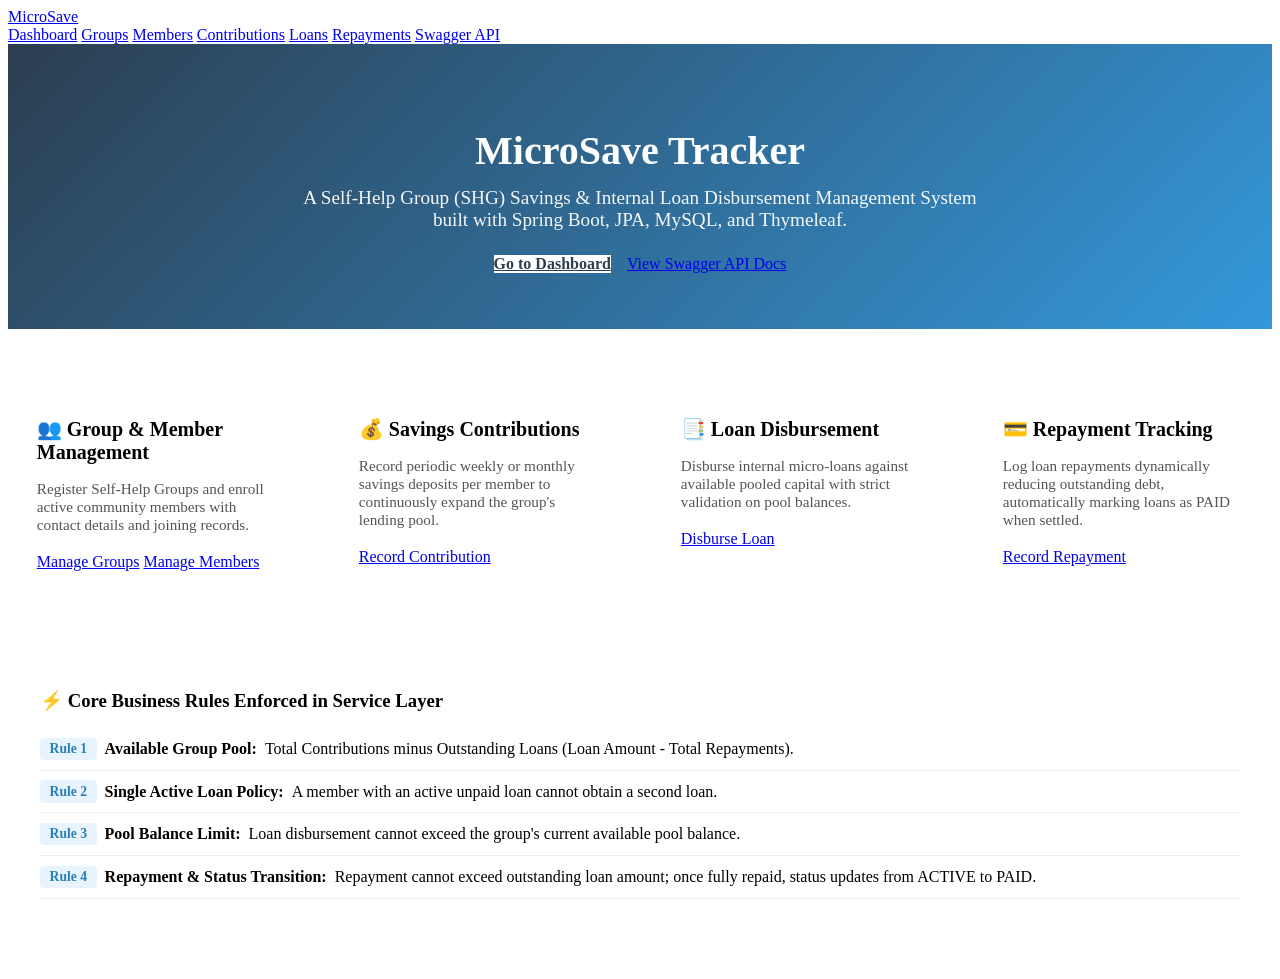
<file: src/main/resources/templates/index.html>
<!DOCTYPE html>
<html lang="en" xmlns:th="http://www.thymeleaf.org">
<head>
    <meta charset="UTF-8">
    <meta name="viewport" content="width=device-width, initial-scale=1.0">
    <title>MicroSave - Self-Help Group Savings Tracker</title>
    <link rel="stylesheet" th:href="@{/css/style.css}">
    <style>
        .hero {
            background: linear-gradient(135deg, #2c3e50, #3498db);
            color: white;
            padding: 3.5rem 2rem;
            text-align: center;
            border-radius: var(--border-radius);
            margin-bottom: 2.5rem;
            box-shadow: var(--box-shadow);
        }
        .hero h1 {
            font-size: 2.5rem;
            margin-bottom: 0.8rem;
        }
        .hero p {
            font-size: 1.2rem;
            opacity: 0.95;
            max-width: 700px;
            margin: 0 auto 1.5rem auto;
        }
        .hero-buttons {
            display: flex;
            gap: 1rem;
            justify-content: center;
            flex-wrap: wrap;
        }
        .feature-grid {
            display: grid;
            grid-template-columns: repeat(auto-fit, minmax(280px, 1fr));
            gap: 1.5rem;
            margin-bottom: 2.5rem;
        }
        .feature-card {
            background-color: var(--card-bg);
            padding: 1.8rem;
            border-radius: var(--border-radius);
            box-shadow: var(--box-shadow);
            border-top: 4px solid var(--accent-color);
            transition: transform 0.2s;
        }
        .feature-card:hover {
            transform: translateY(-4px);
        }
        .feature-card h3 {
            color: var(--primary-color);
            margin-bottom: 0.8rem;
            font-size: 1.25rem;
        }
        .feature-card p {
            font-size: 0.95rem;
            color: #555;
            margin-bottom: 1.2rem;
        }
        .rule-box {
            background-color: #fff;
            padding: 2rem;
            border-radius: var(--border-radius);
            box-shadow: var(--box-shadow);
            margin-bottom: 2rem;
        }
        .rule-box h3 {
            color: var(--primary-color);
            margin-bottom: 1rem;
        }
        .rule-box ul {
            list-style-type: none;
            padding-left: 0;
        }
        .rule-box li {
            padding: 0.6rem 0;
            border-bottom: 1px solid #eee;
            display: flex;
            align-items: center;
            gap: 0.5rem;
        }
        .rule-tag {
            background-color: #e8f4fd;
            color: #2980b9;
            padding: 0.2rem 0.6rem;
            border-radius: 4px;
            font-size: 0.85rem;
            font-weight: bold;
        }
    </style>
</head>
<body>
    <nav class="navbar">
        <a href="/" class="navbar-brand">MicroSave</a>
        <div class="navbar-menu">
            <a href="/dashboard">Dashboard</a>
            <a href="/groups">Groups</a>
            <a href="/members">Members</a>
            <a href="/contributions">Contributions</a>
            <a href="/loans">Loans</a>
            <a href="/repayments">Repayments</a>
            <a href="/swagger-ui/index.html" target="_blank">Swagger API</a>
        </div>
    </nav>

    <div class="container">
        <div class="hero">
            <h1>MicroSave Tracker</h1>
            <p>A Self-Help Group (SHG) Savings & Internal Loan Disbursement Management System built with Spring Boot, JPA, MySQL, and Thymeleaf.</p>
            <div class="hero-buttons">
                <a href="/dashboard" class="btn btn-primary" style="background-color: #fff; color: #2c3e50; font-weight: bold;">Go to Dashboard</a>
                <a href="/swagger-ui/index.html" target="_blank" class="btn btn-success">View Swagger API Docs</a>
            </div>
        </div>

        <div class="feature-grid">
            <div class="feature-card">
                <h3>👥 Group & Member Management</h3>
                <p>Register Self-Help Groups and enroll active community members with contact details and joining records.</p>
                <a href="/groups" class="btn btn-sm btn-primary">Manage Groups</a>
                <a href="/members" class="btn btn-sm btn-success">Manage Members</a>
            </div>

            <div class="feature-card">
                <h3>💰 Savings Contributions</h3>
                <p>Record periodic weekly or monthly savings deposits per member to continuously expand the group's lending pool.</p>
                <a href="/contributions" class="btn btn-sm btn-primary">Record Contribution</a>
            </div>

            <div class="feature-card">
                <h3>📑 Loan Disbursement</h3>
                <p>Disburse internal micro-loans against available pooled capital with strict validation on pool balances.</p>
                <a href="/loans" class="btn btn-sm btn-primary">Disburse Loan</a>
            </div>

            <div class="feature-card">
                <h3>💳 Repayment Tracking</h3>
                <p>Log loan repayments dynamically reducing outstanding debt, automatically marking loans as PAID when settled.</p>
                <a href="/repayments" class="btn btn-sm btn-primary">Record Repayment</a>
            </div>
        </div>

        <div class="rule-box">
            <h3>⚡ Core Business Rules Enforced in Service Layer</h3>
            <ul>
                <li>
                    <span class="rule-tag">Rule 1</span>
                    <strong>Available Group Pool:</strong> Total Contributions minus Outstanding Loans (Loan Amount - Total Repayments).
                </li>
                <li>
                    <span class="rule-tag">Rule 2</span>
                    <strong>Single Active Loan Policy:</strong> A member with an active unpaid loan cannot obtain a second loan.
                </li>
                <li>
                    <span class="rule-tag">Rule 3</span>
                    <strong>Pool Balance Limit:</strong> Loan disbursement cannot exceed the group's current available pool balance.
                </li>
                <li>
                    <span class="rule-tag">Rule 4</span>
                    <strong>Repayment & Status Transition:</strong> Repayment cannot exceed outstanding loan amount; once fully repaid, status updates from ACTIVE to PAID.
                </li>
            </ul>
        </div>
    </div>

    <script th:src="@{/js/app.js}"></script>
</body>
</html>
</file>
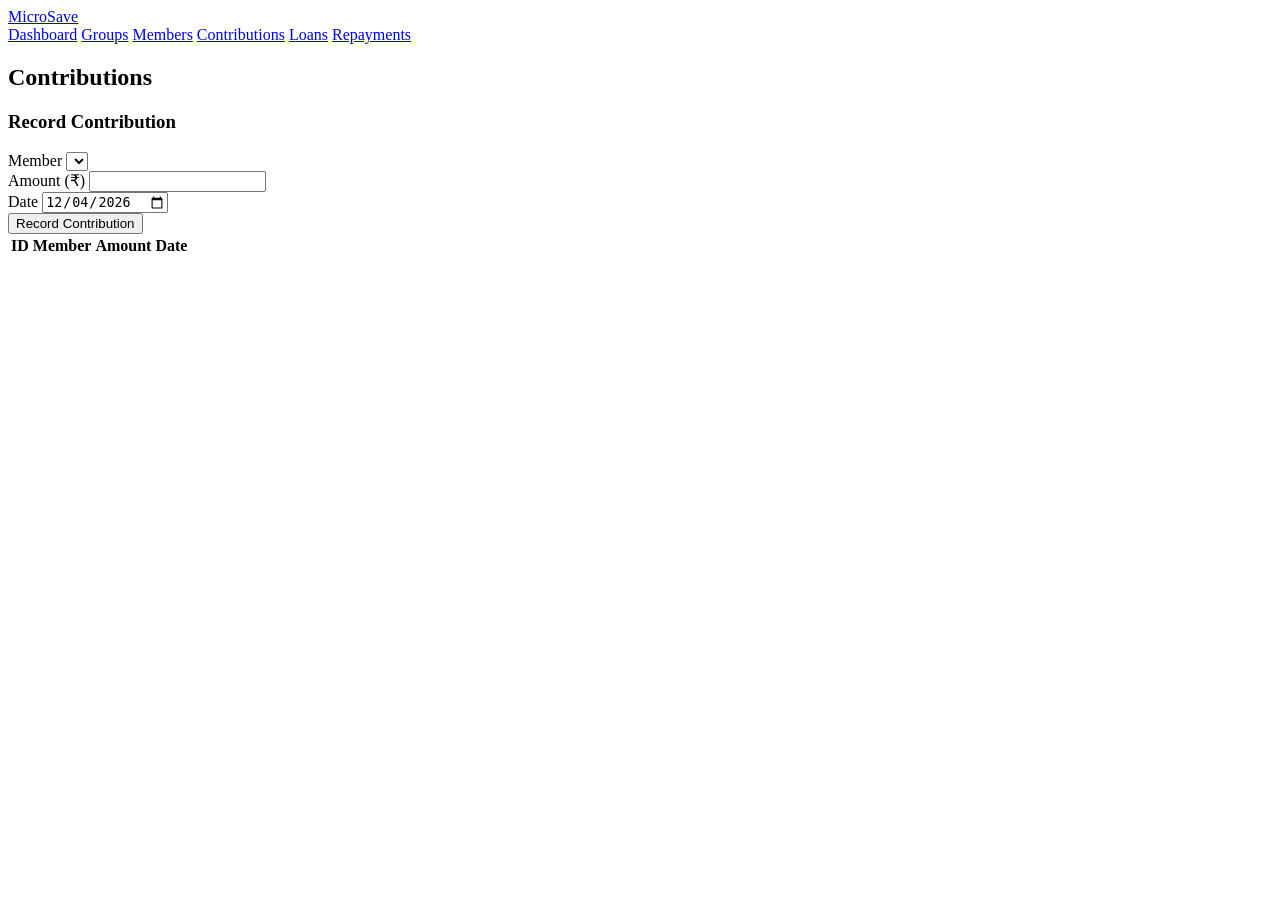
<file: src/main/resources/templates/contributions.html>
<!DOCTYPE html>
<html lang="en" xmlns:th="http://www.thymeleaf.org">
<head>
    <meta charset="UTF-8">
    <meta name="viewport" content="width=device-width, initial-scale=1.0">
    <title>MicroSave - Contributions</title>
    <link rel="stylesheet" th:href="@{/css/style.css}">
</head>
<body>
    <nav class="navbar">
        <a href="/dashboard" class="navbar-brand">MicroSave</a>
        <div class="navbar-menu">
            <a href="/dashboard">Dashboard</a>
            <a href="/groups">Groups</a>
            <a href="/members">Members</a>
            <a href="/contributions">Contributions</a>
            <a href="/loans">Loans</a>
            <a href="/repayments">Repayments</a>
        </div>
    </nav>

    <div class="container">
        <div class="section-header">
            <h2>Contributions</h2>
        </div>

        <div id="alert-box"></div>

        <div class="form-container">
            <h3>Record Contribution</h3>
            <form id="contribution-form" class="mt-1">
                <div class="form-group">
                    <label for="memberId">Member</label>
                    <select id="memberId" name="memberId" class="form-control" required>
                        <!-- Loaded via JS -->
                    </select>
                </div>
                <div class="form-group">
                    <label for="amount">Amount (₹)</label>
                    <input type="number" id="amount" name="amount" min="1" step="0.01" class="form-control" required>
                </div>
                <div class="form-group">
                    <label for="contributionDate">Date</label>
                    <input type="date" id="contributionDate" name="contributionDate" class="form-control" required>
                </div>
                <button type="submit" class="btn btn-primary">Record Contribution</button>
            </form>
        </div>

        <div class="table-container">
            <table>
                <thead>
                    <tr>
                        <th>ID</th>
                        <th>Member</th>
                        <th>Amount</th>
                        <th>Date</th>
                    </tr>
                </thead>
                <tbody id="contributions-table-body">
                    <!-- Populated by JS -->
                </tbody>
            </table>
        </div>
    </div>

    <script th:src="@{/js/app.js}"></script>
    <script>
        document.addEventListener('DOMContentLoaded', () => {
            document.getElementById('contributionDate').valueAsDate = new Date();
            loadMembersDropdown('memberId');
            loadContributions();
            setupFormSubmit('contribution-form', '/api/contributions', 'Contribution recorded successfully!', loadContributions);
        });

        async function loadContributions() {
            try {
                const contributions = await apiCall('/api/contributions');
                const tbody = document.getElementById('contributions-table-body');
                tbody.innerHTML = '';
                
                contributions.sort((a,b) => b.contributionId - a.contributionId).forEach(c => {
                    const tr = document.createElement('tr');
                    tr.innerHTML = `
                        <td>${c.contributionId}</td>
                        <td>${c.member.name}</td>
                        <td>${formatCurrency(c.amount)}</td>
                        <td>${formatDate(c.contributionDate)}</td>
                    `;
                    tbody.appendChild(tr);
                });
            } catch (error) {
                console.error(error);
            }
        }
    </script>
</body>
</html>
</file>
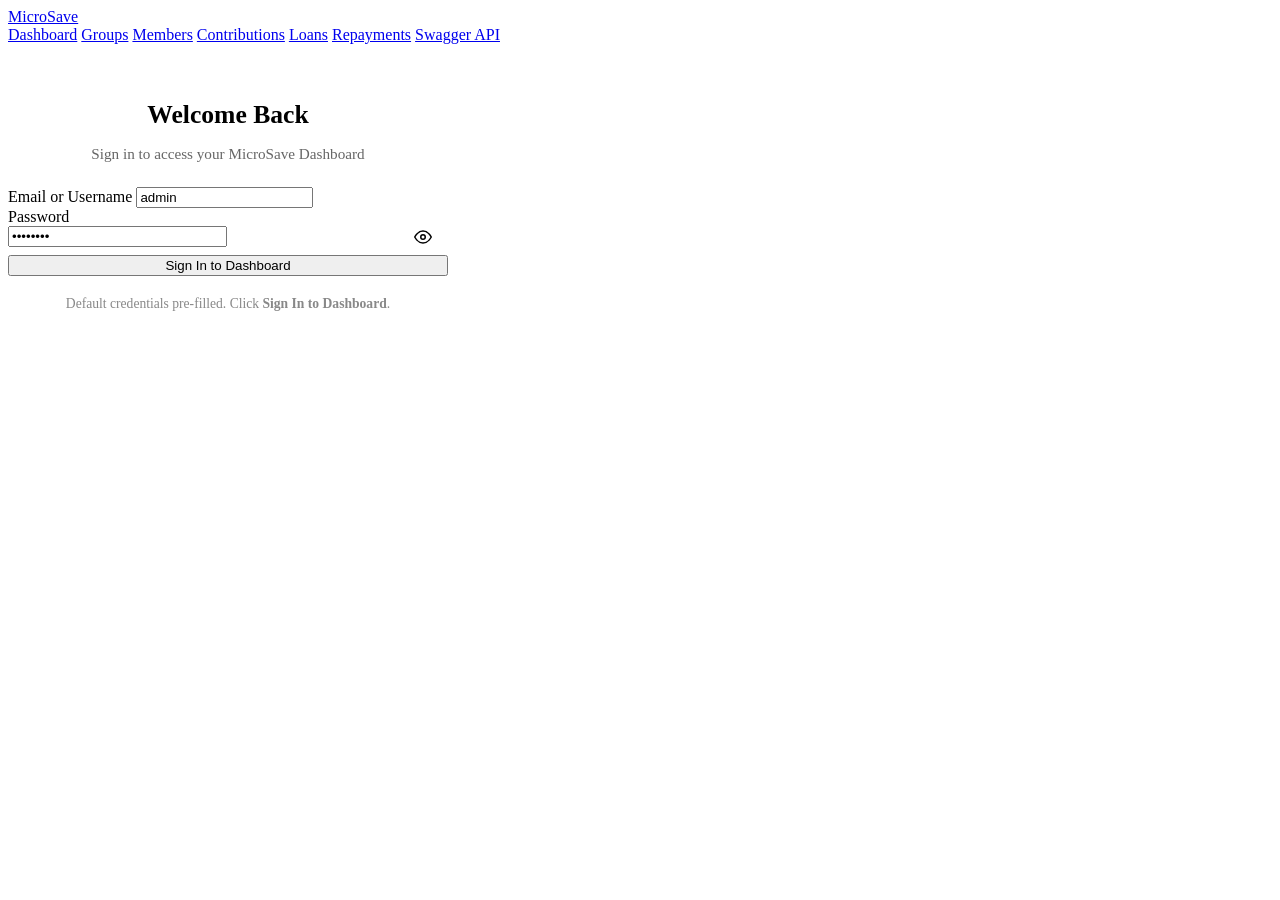
<file: src/main/resources/templates/dashboard.html>
<!DOCTYPE html>
<html lang="en" xmlns:th="http://www.thymeleaf.org">
<head>
    <meta charset="UTF-8">
    <meta name="viewport" content="width=device-width, initial-scale=1.0">
    <title>MicroSave - Dashboard</title>
    <link rel="stylesheet" th:href="@{/css/style.css}">
    <style>
        .group-selector-bar {
            background-color: var(--card-bg);
            padding: 1rem 1.5rem;
            border-radius: var(--border-radius);
            box-shadow: var(--box-shadow);
            margin-bottom: 1.5rem;
            display: flex;
            align-items: center;
            justify-content: space-between;
            gap: 1rem;
            flex-wrap: wrap;
        }
        .group-selector-bar label {
            font-weight: 600;
            color: var(--primary-color);
        }
        .group-selector-bar select {
            min-width: 250px;
            padding: 0.5rem;
            border-radius: var(--border-radius);
            border: 1px solid #ccc;
        }
        .dashboard-grid {
            display: grid;
            grid-template-columns: repeat(auto-fit, minmax(200px, 1fr));
            gap: 1.2rem;
            margin-bottom: 2rem;
        }
        .card-stat {
            background-color: var(--card-bg);
            padding: 1.2rem;
            border-radius: var(--border-radius);
            box-shadow: var(--box-shadow);
            border-left: 5px solid var(--accent-color);
        }
        .card-stat h4 {
            color: #666;
            font-size: 0.85rem;
            text-transform: uppercase;
            letter-spacing: 0.5px;
            margin-bottom: 0.5rem;
        }
        .card-stat p {
            font-size: 1.7rem;
            font-weight: bold;
            color: var(--primary-color);
        }
        .card-stat.pool-card {
            border-left-color: var(--success-color);
        }
        .card-stat.pool-card p {
            color: var(--success-color);
        }
        .card-stat.outstanding-card {
            border-left-color: var(--danger-color);
        }
        .card-stat.outstanding-card p {
            color: var(--danger-color);
        }
        
        /* Direct Action Hub Box on Dashboard */
        .action-hub {
            background-color: var(--card-bg);
            border-radius: var(--border-radius);
            box-shadow: var(--box-shadow);
            margin-bottom: 2rem;
            overflow: hidden;
            border: 1px solid #e2e8f0;
        }
        .action-tabs {
            display: flex;
            background-color: #f1f5f9;
            border-bottom: 1px solid #e2e8f0;
            overflow-x: auto;
        }
        .action-tab-btn {
            padding: 0.9rem 1.4rem;
            border: none;
            background: none;
            font-weight: 600;
            color: #475569;
            cursor: pointer;
            display: flex;
            align-items: center;
            gap: 0.5rem;
            border-bottom: 3px solid transparent;
            transition: all 0.2s;
            white-space: nowrap;
        }
        .action-tab-btn:hover {
            background-color: #e2e8f0;
            color: var(--primary-color);
        }
        .action-tab-btn.active {
            background-color: var(--card-bg);
            color: var(--accent-color);
            border-bottom: 3px solid var(--accent-color);
        }
        .action-panel {
            display: none;
            padding: 1.5rem;
        }
        .action-panel.active {
            display: block;
        }
        .form-row {
            display: grid;
            grid-template-columns: repeat(auto-fit, minmax(220px, 1fr));
            gap: 1.2rem;
            align-items: end;
        }
        .tables-section {
            display: grid;
            grid-template-columns: 1fr;
            gap: 2rem;
        }
        .badge-active {
            background-color: #fff3cd;
            color: #856404;
        }
        .badge-paid {
            background-color: #d4edda;
            color: #155724;
        }
    </style>
</head>
<body>
    <nav class="navbar">
        <a href="/dashboard" class="navbar-brand">MicroSave</a>
        <div class="navbar-menu" id="nav-links">
            <a href="/dashboard">Dashboard</a>
            <a href="/groups">Groups</a>
            <a href="/members">Members</a>
            <a href="/contributions">Contributions</a>
            <a href="/loans">Loans</a>
            <a href="/repayments">Repayments</a>
            <a href="/swagger-ui/index.html" target="_blank">Swagger API</a>
        </div>
        <div id="auth-actions" style="display: flex; align-items: center; gap: 0.75rem;">
            <span id="user-display" style="font-size: 0.9rem; color: #ecf0f1; display: none;">👤 <span id="username-val">admin</span></span>
            <button id="logout-btn" class="btn btn-sm" style="display: none; background: rgba(255,255,255,0.15); color: white; border: 1px solid rgba(255,255,255,0.3);" onclick="handleLogout()">Sign Out</button>
        </div>
    </nav>

    <!-- Combined Login View -->
    <div id="login-view" class="container" style="display: block;">
        <div class="form-container" style="max-width: 440px; margin-top: 3.5rem;">
            <div style="text-align: center; margin-bottom: 1.5rem;">
                <h2 style="color: var(--primary-color); margin-bottom: 0.4rem; font-size: 1.6rem;">Welcome Back</h2>
                <p style="color: #666; font-size: 0.95rem;">Sign in to access your MicroSave Dashboard</p>
            </div>

            <div id="login-alert-box" class="alert alert-danger" style="display: none;"></div>

            <form id="combined-login-form" novalidate>
                <div class="form-group">
                    <label for="login-username">Email or Username</label>
                    <input type="text" id="login-username" class="form-control" placeholder="Enter username or email" autocomplete="username" value="admin" required>
                </div>

                <div class="form-group">
                    <label for="login-password">Password</label>
                    <div style="position: relative; display: flex; align-items: center;">
                        <input type="password" id="login-password" class="form-control" placeholder="Enter password" autocomplete="current-password" value="admin123" required style="padding-right: 2.75rem;">
                        <button type="button" id="login-toggle-password" aria-label="Toggle password visibility" title="Toggle password visibility" style="position: absolute; right: 0.75rem; background: none; border: none; cursor: pointer; color: var(--secondary-color); padding: 0.25rem; display: flex; align-items: center;">
                            <svg id="login-eye-icon" xmlns="http://www.w3.org/2000/svg" width="18" height="18" viewBox="0 0 24 24" fill="none" stroke="currentColor" stroke-width="2" stroke-linecap="round" stroke-linejoin="round">
                                <path d="M1 12s4-8 11-8 11 8 11 8-4 8-11 8-11-8-11-8z"></path>
                                <circle cx="12" cy="12" r="3"></circle>
                            </svg>
                        </button>
                    </div>
                </div>

                <button type="submit" id="combined-login-btn" class="btn btn-primary" style="width: 100%; margin-top: 0.5rem;">Sign In to Dashboard</button>
            </form>

            <div style="text-align: center; margin-top: 1.25rem; font-size: 0.85rem; color: #888;">
                <span>Default credentials pre-filled. Click <strong>Sign In to Dashboard</strong>.</span>
            </div>
        </div>
    </div>

    <!-- Main Dashboard View -->
    <div id="dashboard-view" class="container" style="display: none;">
        <div class="section-header">
            <div>
                <h2>Dashboard & Quick Actions</h2>
                <p>Track metrics and perform SHG operations directly</p>
            </div>
            <div>
                <button class="btn btn-sm btn-primary" onclick="switchTab('contrib-panel', 'contrib-tab')">+ Add Contribution</button>
                <button class="btn btn-sm btn-success" onclick="switchTab('loan-panel', 'loan-tab')">+ Disburse Loan</button>
            </div>
        </div>

        <!-- Global Alert Notifications -->
        <div id="alert-box" class="alert"></div>

        <!-- Interactive Direct Actions Box on Dashboard -->
        <div class="action-hub">
            <div class="action-tabs">
                <button id="contrib-tab" class="action-tab-btn active" onclick="switchTab('contrib-panel', 'contrib-tab')">
                    💰 Record Contribution
                </button>
                <button id="member-tab" class="action-tab-btn" onclick="switchTab('member-panel', 'member-tab')">
                    👥 Add Member
                </button>
                <button id="group-tab" class="action-tab-btn" onclick="switchTab('group-panel', 'group-tab')">
                    🏢 Create Group
                </button>
                <button id="loan-tab" class="action-tab-btn" onclick="switchTab('loan-panel', 'loan-tab')">
                    📑 Disburse Loan
                </button>
                <button id="repay-tab" class="action-tab-btn" onclick="switchTab('repay-panel', 'repay-tab')">
                    💳 Record Repayment
                </button>
            </div>

            <!-- Tab 1: Direct Contribution Entry -->
            <div id="contrib-panel" class="action-panel active">
                <form id="dash-contrib-form">
                    <div class="form-row">
                        <div class="form-group" style="margin-bottom:0;">
                            <label for="dash-contrib-member">Select Member *</label>
                            <select id="dash-contrib-member" name="memberId" class="form-control" required>
                                <option value="">Loading members...</option>
                            </select>
                        </div>
                        <div class="form-group" style="margin-bottom:0;">
                            <label for="dash-contrib-amount">Amount (₹) *</label>
                            <input type="number" id="dash-contrib-amount" name="amount" min="1" step="0.01" class="form-control" placeholder="e.g. 500" required>
                        </div>
                        <div class="form-group" style="margin-bottom:0;">
                            <label for="dash-contrib-date">Date *</label>
                            <input type="date" id="dash-contrib-date" name="contributionDate" class="form-control" required>
                        </div>
                        <div>
                            <button type="submit" class="btn btn-primary" style="width:100%; height:46px;">
                                Record Contribution
                            </button>
                        </div>
                    </div>
                </form>
            </div>

            <!-- Tab 2: Direct Member Entry -->
            <div id="member-panel" class="action-panel">
                <form id="dash-member-form">
                    <div class="form-row">
                        <div class="form-group" style="margin-bottom:0;">
                            <label for="dash-member-name">Member Name *</label>
                            <input type="text" id="dash-member-name" name="name" class="form-control" placeholder="e.g. Anitha" required>
                        </div>
                        <div class="form-group" style="margin-bottom:0;">
                            <label for="dash-member-phone">Phone Number</label>
                            <input type="text" id="dash-member-phone" name="phone" class="form-control" placeholder="e.g. 9876543210">
                        </div>
                        <div class="form-group" style="margin-bottom:0;">
                            <label for="dash-member-group">Assign to Group *</label>
                            <select id="dash-member-group" name="groupId" class="form-control" required>
                                <option value="">Loading groups...</option>
                            </select>
                        </div>
                        <div>
                            <button type="submit" class="btn btn-success" style="width:100%; height:46px;">
                                + Add Member
                            </button>
                        </div>
                    </div>
                </form>
            </div>

            <!-- Tab 3: Direct Group Entry -->
            <div id="group-panel" class="action-panel">
                <form id="dash-group-form">
                    <div class="form-row">
                        <div class="form-group" style="margin-bottom:0; grid-column: span 2;">
                            <label for="dash-group-name">Group Name *</label>
                            <input type="text" id="dash-group-name" name="groupName" class="form-control" placeholder="e.g. Ooty Women's SHG" required>
                        </div>
                        <div>
                            <button type="submit" class="btn btn-primary" style="width:100%; height:46px;">
                                + Create Group
                            </button>
                        </div>
                    </div>
                </form>
            </div>

            <!-- Tab 4: Direct Loan Disbursement -->
            <div id="loan-panel" class="action-panel">
                <form id="dash-loan-form">
                    <div class="form-row">
                        <div class="form-group" style="margin-bottom:0;">
                            <label for="dash-loan-member">Borrower Member *</label>
                            <select id="dash-loan-member" name="memberId" class="form-control" required onchange="checkLoanPoolLimit()">
                                <option value="">Loading members...</option>
                            </select>
                        </div>
                        <div class="form-group" style="margin-bottom:0;">
                            <label for="dash-loan-amount">Loan Amount (₹) *</label>
                            <input type="number" id="dash-loan-amount" name="amount" min="1" step="0.01" class="form-control" placeholder="e.g. 5000" required oninput="checkLoanPoolLimit()">
                        </div>
                        <div class="form-group" style="margin-bottom:0;">
                            <label for="dash-loan-date">Loan Date *</label>
                            <input type="date" id="dash-loan-date" name="loanDate" class="form-control" required>
                        </div>
                        <div>
                            <button type="submit" class="btn btn-success" style="width:100%; height:46px;">
                                Disburse Loan
                            </button>
                        </div>
                    </div>
                    <div id="dash-loan-warning" style="display:none; color:var(--danger-color); font-weight:600; margin-top:0.8rem;">
                        ⚠️ Warning: Requested loan exceeds current available group pool!
                    </div>
                </form>
            </div>

            <!-- Tab 5: Direct Repayment Entry -->
            <div id="repay-panel" class="action-panel">
                <form id="dash-repay-form">
                    <div class="form-row">
                        <div class="form-group" style="margin-bottom:0;">
                            <label for="dash-repay-loan">Select Active Loan *</label>
                            <select id="dash-repay-loan" name="loanId" class="form-control" required onchange="onDashLoanSelected()">
                                <option value="">Loading active loans...</option>
                            </select>
                        </div>
                        <div class="form-group" style="margin-bottom:0;">
                            <label for="dash-repay-amount">Repayment Amount (₹) *</label>
                            <input type="number" id="dash-repay-amount" name="amount" min="0.01" step="0.01" class="form-control" placeholder="e.g. 2000" required>
                        </div>
                        <div class="form-group" style="margin-bottom:0;">
                            <label for="dash-repay-date">Date *</label>
                            <input type="date" id="dash-repay-date" name="repaymentDate" class="form-control" required>
                        </div>
                        <div>
                            <button type="submit" class="btn btn-primary" style="width:100%; height:46px;">
                                Record Repayment
                            </button>
                        </div>
                    </div>
                    <div id="dash-repay-info" style="display:none; color:#555; margin-top:0.6rem; font-weight:500;">
                        Outstanding Debt: <span id="dash-loan-outstanding" style="color:var(--danger-color); font-weight:bold;">₹0.00</span>
                    </div>
                </form>
            </div>
        </div>

        <!-- Group Selector Filter -->
        <div class="group-selector-bar">
            <div>
                <label for="group-select">Select Self-Help Group (SHG):</label>
                <select id="group-select" onchange="onGroupChanged()">
                    <option value="">Loading Groups...</option>
                </select>
            </div>
            <div>
                <button class="btn btn-sm btn-primary" onclick="refreshAllDashboard()">🔄 Refresh Data</button>
            </div>
        </div>

        <!-- Statistics Metrics Cards -->
        <div class="dashboard-grid">
            <div class="card-stat">
                <h4>Total Contributions</h4>
                <p id="total-contributions">₹0.00</p>
            </div>
            <div class="card-stat outstanding-card">
                <h4>Outstanding Loans</h4>
                <p id="outstanding-loans">₹0.00</p>
            </div>
            <div class="card-stat pool-card">
                <h4>Available Pool</h4>
                <p id="available-pool">₹0.00</p>
            </div>
            <div class="card-stat">
                <h4>Number of Members</h4>
                <p id="total-members">0</p>
            </div>
            <div class="card-stat">
                <h4>Active Loans</h4>
                <p id="active-loans-count">0</p>
            </div>
        </div>

        <!-- Data Feeds Section -->
        <div class="tables-section">
            <!-- Active Loans Feed -->
            <div>
                <div class="section-header">
                    <h3>Active Loans</h3>
                    <a href="/loans" class="btn btn-sm btn-primary">Full Loans Page</a>
                </div>
                <div class="table-container">
                    <table>
                        <thead>
                            <tr>
                                <th>Loan ID</th>
                                <th>Member Name</th>
                                <th>Disbursed Amount</th>
                                <th>Date</th>
                                <th>Status</th>
                                <th>Quick Action</th>
                            </tr>
                        </thead>
                        <tbody id="active-loans-tbody">
                            <tr><td colspan="6" class="text-center">Loading active loans...</td></tr>
                        </tbody>
                    </table>
                </div>
            </div>

            <!-- Recent Contributions Feed -->
            <div>
                <div class="section-header">
                    <h3>Recent Contributions</h3>
                    <a href="/contributions" class="btn btn-sm btn-primary">Full Contributions Page</a>
                </div>
                <div class="table-container">
                    <table>
                        <thead>
                            <tr>
                                <th>ID</th>
                                <th>Member Name</th>
                                <th>Amount Deposited</th>
                                <th>Date</th>
                            </tr>
                        </thead>
                        <tbody id="recent-contributions-tbody">
                            <tr><td colspan="4" class="text-center">Loading recent contributions...</td></tr>
                        </tbody>
                    </table>
                </div>
            </div>

            <!-- Recent Repayments Feed -->
            <div>
                <div class="section-header">
                    <h3>Recent Repayments</h3>
                    <a href="/repayments" class="btn btn-sm btn-primary">Full Repayments Page</a>
                </div>
                <div class="table-container">
                    <table>
                        <thead>
                            <tr>
                                <th>Receipt ID</th>
                                <th>Loan ID</th>
                                <th>Member</th>
                                <th>Repaid Amount</th>
                                <th>Date</th>
                            </tr>
                        </thead>
                        <tbody id="recent-repayments-tbody">
                            <tr><td colspan="5" class="text-center">Loading recent repayments...</td></tr>
                        </tbody>
                    </table>
                </div>
            </div>
        </div>
    </div>

    <script th:src="@{/js/app.js}"></script>
    <script>
        let groupsList = [];
        let membersList = [];
        let activeLoansList = [];
        let currentPool = 0;

        function switchTab(panelId, tabId) {
            document.querySelectorAll('.action-panel').forEach(p => p.classList.remove('active'));
            document.querySelectorAll('.action-tab-btn').forEach(t => t.classList.remove('active'));
            
            const panel = document.getElementById(panelId);
            const tab = document.getElementById(tabId);
            if (panel) panel.classList.add('active');
            if (tab) tab.classList.add('active');
        }

        function checkAuthState() {
            const user = sessionStorage.getItem('microsave_user');
            const loginView = document.getElementById('login-view');
            const dashboardView = document.getElementById('dashboard-view');
            const userDisplay = document.getElementById('user-display');
            const usernameVal = document.getElementById('username-val');
            const logoutBtn = document.getElementById('logout-btn');

            if (user) {
                if (loginView) loginView.style.display = 'none';
                if (dashboardView) dashboardView.style.display = 'block';
                if (userDisplay) {
                    userDisplay.style.display = 'inline-block';
                    if (usernameVal) usernameVal.textContent = user;
                }
                if (logoutBtn) logoutBtn.style.display = 'inline-block';
                refreshAllDashboard();
            } else {
                if (loginView) loginView.style.display = 'block';
                if (dashboardView) dashboardView.style.display = 'none';
                if (userDisplay) userDisplay.style.display = 'none';
                if (logoutBtn) logoutBtn.style.display = 'none';
            }
        }

        function handleLogout() {
            sessionStorage.removeItem('microsave_user');
            checkAuthState();
        }

        function setupCombinedLogin() {
            const form = document.getElementById('combined-login-form');
            if (!form) return;

            const usernameInput = document.getElementById('login-username');
            const passwordInput = document.getElementById('login-password');
            const togglePasswordBtn = document.getElementById('login-toggle-password');
            const eyeIcon = document.getElementById('login-eye-icon');
            const alertBox = document.getElementById('login-alert-box');
            const submitBtn = document.getElementById('combined-login-btn');

            if (togglePasswordBtn && passwordInput && eyeIcon) {
                togglePasswordBtn.addEventListener('click', () => {
                    const isPassword = passwordInput.getAttribute('type') === 'password';
                    passwordInput.setAttribute('type', isPassword ? 'text' : 'password');
                    if (isPassword) {
                        eyeIcon.innerHTML = `
                            <path d="M17.94 17.94A10.07 10.07 0 0 1 12 20c-7 0-11-8-11-8a18.45 18.45 0 0 1 5.06-5.94M9.9 4.24A9.12 9.12 0 0 1 12 4c7 0 11 8 11 8a18.5 18.5 0 0 1-2.16 3.19m-6.72-1.07a3 3 0 1 1-4.24-4.24"></path>
                            <line x1="1" y1="1" x2="23" y2="23"></line>
                        `;
                    } else {
                        eyeIcon.innerHTML = `
                            <path d="M1 12s4-8 11-8 11 8 11 8-4 8-11 8-11-8-11-8z"></path>
                            <circle cx="12" cy="12" r="3"></circle>
                        `;
                    }
                });
            }

            function showLoginAlert(type, message) {
                if (!alertBox) return;
                alertBox.className = `alert alert-${type}`;
                alertBox.textContent = message;
                alertBox.style.display = 'block';
            }

            usernameInput.addEventListener('input', () => {
                usernameInput.style.borderColor = '#ccc';
                if (alertBox) alertBox.style.display = 'none';
            });

            passwordInput.addEventListener('input', () => {
                passwordInput.style.borderColor = '#ccc';
                if (alertBox) alertBox.style.display = 'none';
            });

            form.addEventListener('submit', (e) => {
                e.preventDefault();
                const username = usernameInput.value.trim();
                const password = passwordInput.value;

                if (!username) {
                    showLoginAlert('danger', 'Please enter your username or email.');
                    usernameInput.style.borderColor = 'var(--danger-color)';
                    usernameInput.focus();
                    return;
                }

                if (!password) {
                    showLoginAlert('danger', 'Please enter your password.');
                    passwordInput.style.borderColor = 'var(--danger-color)';
                    passwordInput.focus();
                    return;
                }

                if (password.length < 4) {
                    showLoginAlert('danger', 'Password must be at least 4 characters.');
                    passwordInput.style.borderColor = 'var(--danger-color)';
                    passwordInput.focus();
                    return;
                }

                showLoginAlert('success', 'Login successful! Opening dashboard...');
                submitBtn.disabled = true;
                submitBtn.textContent = 'Opening dashboard...';

                setTimeout(() => {
                    sessionStorage.setItem('microsave_user', username);
                    submitBtn.disabled = false;
                    submitBtn.textContent = 'Sign In to Dashboard';
                    if (alertBox) alertBox.style.display = 'none';
                    checkAuthState();
                }, 400);
            });
        }

        document.addEventListener('DOMContentLoaded', async () => {
            const today = new Date().toISOString().split('T')[0];
            document.getElementById('dash-contrib-date').value = today;
            document.getElementById('dash-loan-date').value = today;
            document.getElementById('dash-repay-date').value = today;

            setupCombinedLogin();
            setupFormSubmissions();
            checkAuthState();
        });

        function setupFormSubmissions() {
            // 1. Record Contribution
            setupFormSubmit('dash-contrib-form', '/api/contributions', 'Contribution recorded successfully!', async () => {
                document.getElementById('dash-contrib-date').value = new Date().toISOString().split('T')[0];
                await refreshAllDashboard();
            });

            // 2. Add Member
            setupFormSubmit('dash-member-form', '/api/members', 'Member added successfully!', async () => {
                await refreshAllDashboard();
            });

            // 3. Create Group
            setupFormSubmit('dash-group-form', '/api/groups', 'Group created successfully!', async () => {
                await refreshAllDashboard();
            });

            // 4. Disburse Loan
            setupFormSubmit('dash-loan-form', '/api/loans', 'Loan disbursed successfully!', async () => {
                document.getElementById('dash-loan-date').value = new Date().toISOString().split('T')[0];
                await refreshAllDashboard();
            });

            // 5. Record Repayment
            setupFormSubmit('dash-repay-form', '/api/repayments', 'Repayment recorded successfully!', async () => {
                document.getElementById('dash-repay-date').value = new Date().toISOString().split('T')[0];
                document.getElementById('dash-repay-info').style.display = 'none';
                await refreshAllDashboard();
            });
        }

        async function refreshAllDashboard() {
            await loadGroupsAndDropdowns();
            await loadMembersAndDropdowns();
            await loadActiveLoansDropdowns();
            await loadDashboardMetricsAndFeeds();
        }

        async function loadGroupsAndDropdowns() {
            try {
                groupsList = await apiCall('/api/groups');
                const groupSelect = document.getElementById('group-select');
                const memberGroupSelect = document.getElementById('dash-member-group');

                if (groupsList.length === 0) {
                    groupSelect.innerHTML = '<option value="">No Groups Found (Create one in Create Group tab)</option>';
                    memberGroupSelect.innerHTML = '<option value="">No Groups Found</option>';
                    return;
                }

                const prevVal = groupSelect.value;
                const options = groupsList.map(g => `<option value="${g.groupId}">${g.groupName}</option>`).join('');
                
                groupSelect.innerHTML = options;
                memberGroupSelect.innerHTML = '<option value="">-- Select Group --</option>' + options;

                if (prevVal && groupsList.some(g => g.groupId == prevVal)) {
                    groupSelect.value = prevVal;
                }
            } catch (e) {
                console.error(e);
            }
        }

        async function loadMembersAndDropdowns() {
            try {
                membersList = await apiCall('/api/members');
                const contribMember = document.getElementById('dash-contrib-member');
                const loanMember = document.getElementById('dash-loan-member');

                if (membersList.length === 0) {
                    contribMember.innerHTML = '<option value="">No members yet (Add one in Add Member tab)</option>';
                    loanMember.innerHTML = '<option value="">No members yet</option>';
                    return;
                }

                const options = '<option value="">-- Select Member --</option>' + 
                    membersList.map(m => `<option value="${m.memberId}">${m.name} (${m.group ? m.group.groupName : 'No Group'})</option>`).join('');
                
                contribMember.innerHTML = options;
                loanMember.innerHTML = options;
            } catch (e) {
                console.error(e);
            }
        }

        async function loadActiveLoansDropdowns() {
            try {
                const loans = await apiCall('/api/loans');
                activeLoansList = loans.filter(l => l.status === 'ACTIVE');
                const repaySelect = document.getElementById('dash-repay-loan');

                if (activeLoansList.length === 0) {
                    repaySelect.innerHTML = '<option value="">No active loans</option>';
                    return;
                }

                repaySelect.innerHTML = '<option value="">-- Select Active Loan --</option>' +
                    activeLoansList.map(l => `<option value="${l.loanId}">Loan #${l.loanId} - ${l.member.name} (${formatCurrency(l.amount)})</option>`).join('');
            } catch (e) {
                console.error(e);
            }
        }

        async function onDashLoanSelected() {
            const loanId = document.getElementById('dash-repay-loan').value;
            const info = document.getElementById('dash-repay-info');
            const outSpan = document.getElementById('dash-loan-outstanding');
            const amtInput = document.getElementById('dash-repay-amount');

            if (!loanId) {
                info.style.display = 'none';
                return;
            }

            try {
                const loan = activeLoansList.find(l => l.loanId == loanId);
                const repayments = await apiCall(`/api/repayments/loan/${loanId}`);
                const totalRepaid = repayments.reduce((sum, r) => sum + parseFloat(r.amount), 0);
                const outstanding = parseFloat(loan.amount) - totalRepaid;

                outSpan.textContent = formatCurrency(outstanding);
                amtInput.max = outstanding;
                amtInput.placeholder = `Max ${outstanding}`;
                info.style.display = 'block';
            } catch (e) {
                console.error(e);
            }
        }

        function checkLoanPoolLimit() {
            const amount = parseFloat(document.getElementById('dash-loan-amount').value) || 0;
            const warning = document.getElementById('dash-loan-warning');
            if (amount > currentPool && currentPool >= 0) {
                warning.style.display = 'block';
            } else {
                warning.style.display = 'none';
            }
        }

        async function onGroupChanged() {
            const select = document.getElementById('group-select');
            const groupId = select.value;
            if (groupId) {
                await loadGroupPool(groupId);
            }
        }

        async function loadGroupPool(groupId) {
            try {
                const pool = await apiCall(`/api/groups/${groupId}/pool`);
                document.getElementById('total-contributions').textContent = formatCurrency(pool.totalContributions);
                document.getElementById('outstanding-loans').textContent = formatCurrency(pool.outstandingLoans);
                document.getElementById('available-pool').textContent = formatCurrency(pool.availablePool);
                currentPool = parseFloat(pool.availablePool);
            } catch (e) {
                console.error('Error loading group pool:', e);
            }
        }

        async function loadDashboardMetricsAndFeeds() {
            try {
                // Update Group Pool
                const groupSelect = document.getElementById('group-select');
                if (groupSelect.value) {
                    await loadGroupPool(groupSelect.value);
                } else if (groupsList.length > 0) {
                    await loadGroupPool(groupsList[0].groupId);
                }

                // Update Total Members
                document.getElementById('total-members').textContent = membersList.length;

                // Update Active Loans Count & Table
                document.getElementById('active-loans-count').textContent = activeLoansList.length;
                const loansTbody = document.getElementById('active-loans-tbody');
                if (activeLoansList.length === 0) {
                    loansTbody.innerHTML = '<tr><td colspan="6" class="text-center" style="color: #888;">No active loans currently.</td></tr>';
                } else {
                    loansTbody.innerHTML = activeLoansList.slice(0, 5).map(l => `
                        <tr>
                            <td>#${l.loanId}</td>
                            <td><strong>${l.member.name}</strong></td>
                            <td>${formatCurrency(l.amount)}</td>
                            <td>${formatDate(l.loanDate)}</td>
                            <td><span class="badge badge-active">${l.status}</span></td>
                            <td>
                                <button class="btn btn-sm btn-primary" onclick="quickRepayLoan(${l.loanId})">Repay</button>
                            </td>
                        </tr>
                    `).join('');
                }

                // Update Recent Contributions Feed
                const contributions = await apiCall('/api/contributions');
                const contribTbody = document.getElementById('recent-contributions-tbody');
                if (contributions.length === 0) {
                    contribTbody.innerHTML = '<tr><td colspan="4" class="text-center" style="color: #888;">No contributions recorded yet.</td></tr>';
                } else {
                    contribTbody.innerHTML = contributions.slice().reverse().slice(0, 5).map(c => `
                        <tr>
                            <td>#${c.contributionId}</td>
                            <td><strong>${c.member.name}</strong></td>
                            <td>${formatCurrency(c.amount)}</td>
                            <td>${formatDate(c.contributionDate)}</td>
                        </tr>
                    `).join('');
                }

                // Update Recent Repayments Feed
                const repayments = await apiCall('/api/repayments');
                const repayTbody = document.getElementById('recent-repayments-tbody');
                if (repayments.length === 0) {
                    repayTbody.innerHTML = '<tr><td colspan="5" class="text-center" style="color: #888;">No repayments recorded yet.</td></tr>';
                } else {
                    repayTbody.innerHTML = repayments.slice().reverse().slice(0, 5).map(r => `
                        <tr>
                            <td>#${r.repaymentId}</td>
                            <td>Loan #${r.loan.loanId}</td>
                            <td><strong>${r.loan.member.name}</strong></td>
                            <td>${formatCurrency(r.amount)}</td>
                            <td>${formatDate(r.repaymentDate)}</td>
                        </tr>
                    `).join('');
                }
            } catch (e) {
                console.error('Error loading dashboard feeds:', e);
            }
        }

        function quickRepayLoan(loanId) {
            switchTab('repay-panel', 'repay-tab');
            const select = document.getElementById('dash-repay-loan');
            select.value = loanId;
            onDashLoanSelected();
            select.scrollIntoView({ behavior: 'smooth' });
        }
    </script>
</body>
</html>
</file>
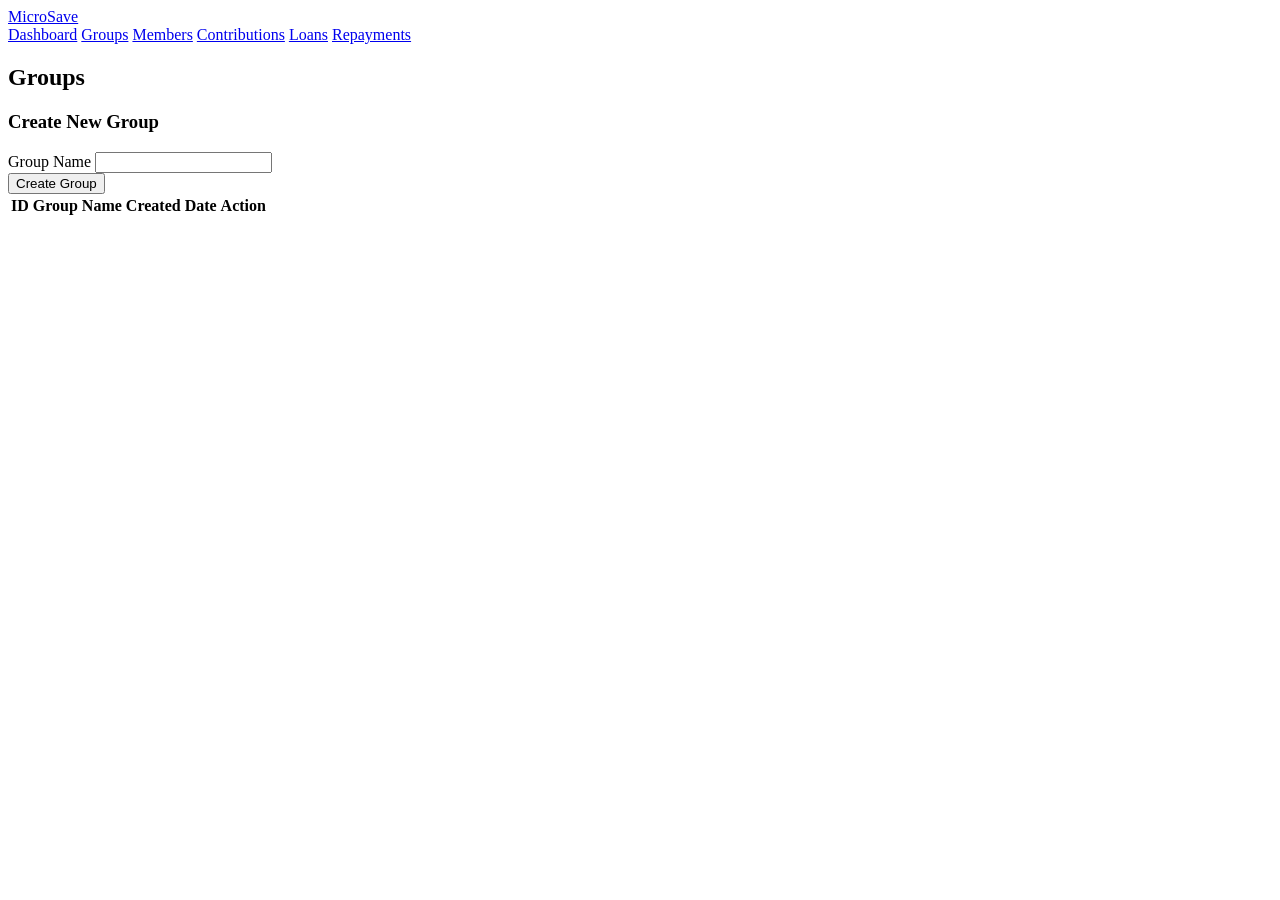
<file: src/main/resources/templates/groups.html>
<!DOCTYPE html>
<html lang="en" xmlns:th="http://www.thymeleaf.org">
<head>
    <meta charset="UTF-8">
    <meta name="viewport" content="width=device-width, initial-scale=1.0">
    <title>MicroSave - Groups</title>
    <link rel="stylesheet" th:href="@{/css/style.css}">
</head>
<body>
    <nav class="navbar">
        <a href="/dashboard" class="navbar-brand">MicroSave</a>
        <div class="navbar-menu">
            <a href="/dashboard">Dashboard</a>
            <a href="/groups">Groups</a>
            <a href="/members">Members</a>
            <a href="/contributions">Contributions</a>
            <a href="/loans">Loans</a>
            <a href="/repayments">Repayments</a>
        </div>
    </nav>

    <div class="container">
        <div class="section-header">
            <h2>Groups</h2>
        </div>

        <div id="alert-box"></div>

        <div class="form-container">
            <h3>Create New Group</h3>
            <form id="group-form" class="mt-1">
                <div class="form-group">
                    <label for="groupName">Group Name</label>
                    <input type="text" id="groupName" name="groupName" class="form-control" required>
                </div>
                <button type="submit" class="btn btn-primary">Create Group</button>
            </form>
        </div>

        <div class="table-container">
            <table>
                <thead>
                    <tr>
                        <th>ID</th>
                        <th>Group Name</th>
                        <th>Created Date</th>
                        <th>Action</th>
                    </tr>
                </thead>
                <tbody id="groups-table-body">
                    <!-- Populated by JS -->
                </tbody>
            </table>
        </div>
        
        <div id="pool-details" class="card mt-2" style="display:none;">
            <h3>Group Pool Details</h3>
            <p><strong>Total Contributions:</strong> <span id="pool-contrib"></span></p>
            <p><strong>Outstanding Loans:</strong> <span id="pool-loans"></span></p>
            <p><strong>Available Pool:</strong> <span id="pool-available"></span></p>
        </div>
    </div>

    <script th:src="@{/js/app.js}"></script>
    <script>
        document.addEventListener('DOMContentLoaded', () => {
            loadGroups();
            setupFormSubmit('group-form', '/api/groups', 'Group created successfully!', loadGroups);
        });

        async function loadGroups() {
            try {
                const groups = await apiCall('/api/groups');
                const tbody = document.getElementById('groups-table-body');
                tbody.innerHTML = '';
                
                groups.forEach(group => {
                    const tr = document.createElement('tr');
                    tr.innerHTML = `
                        <td>${group.groupId}</td>
                        <td>${group.groupName}</td>
                        <td>${formatDate(group.createdDate)}</td>
                        <td><button class="btn btn-sm btn-primary" onclick="viewPool(${group.groupId})">View Pool</button></td>
                    `;
                    tbody.appendChild(tr);
                });
            } catch (error) {
                console.error(error);
            }
        }
        
        async function viewPool(groupId) {
            try {
                const pool = await apiCall(`/api/groups/${groupId}/pool`);
                document.getElementById('pool-contrib').textContent = formatCurrency(pool.totalContributions);
                document.getElementById('pool-loans').textContent = formatCurrency(pool.outstandingLoans);
                document.getElementById('pool-available').textContent = formatCurrency(pool.availablePool);
                document.getElementById('pool-details').style.display = 'block';
            } catch(e) {
                showMessage('danger', e.message);
            }
        }
    </script>
</body>
</html>
</file>
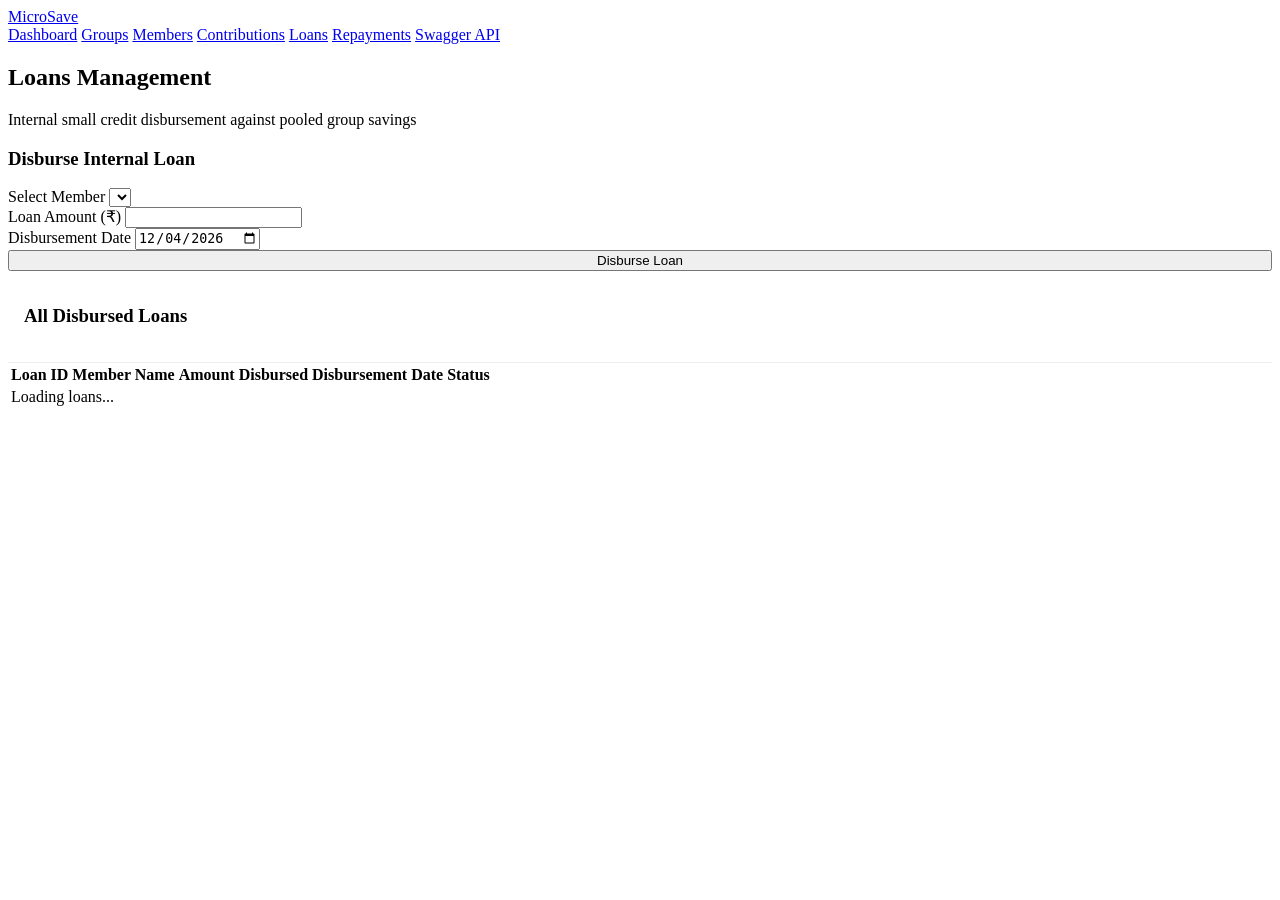
<file: src/main/resources/templates/loans.html>
<!DOCTYPE html>
<html lang="en" xmlns:th="http://www.thymeleaf.org">
<head>
    <meta charset="UTF-8">
    <meta name="viewport" content="width=device-width, initial-scale=1.0">
    <title>MicroSave - Loans</title>
    <link rel="stylesheet" th:href="@{/css/style.css}">
    <style>
        .info-panel {
            background-color: #f8f9fa;
            border: 1px solid #e2e8f0;
            border-radius: var(--border-radius);
            padding: 1rem;
            margin-top: 1rem;
            margin-bottom: 1rem;
        }
        .info-row {
            display: flex;
            justify-content: space-between;
            margin-bottom: 0.5rem;
            font-size: 0.95rem;
        }
        .info-row:last-child {
            margin-bottom: 0;
        }
        .rule-warning {
            color: var(--danger-color);
            font-weight: 600;
            font-size: 0.9rem;
            margin-top: 0.4rem;
            display: none;
        }
        .rule-success {
            color: var(--success-color);
            font-weight: 600;
            font-size: 0.9rem;
            margin-top: 0.4rem;
            display: none;
        }
    </style>
</head>
<body>
    <nav class="navbar">
        <a href="/" class="navbar-brand">MicroSave</a>
        <div class="navbar-menu">
            <a href="/dashboard">Dashboard</a>
            <a href="/groups">Groups</a>
            <a href="/members">Members</a>
            <a href="/contributions">Contributions</a>
            <a href="/loans">Loans</a>
            <a href="/repayments">Repayments</a>
            <a href="/swagger-ui/index.html" target="_blank">Swagger API</a>
        </div>
    </nav>

    <div class="container">
        <div class="section-header">
            <div>
                <h2>Loans Management</h2>
                <p>Internal small credit disbursement against pooled group savings</p>
            </div>
        </div>

        <div id="alert-box"></div>

        <div class="form-container">
            <h3>Disburse Internal Loan</h3>
            <form id="loan-form" class="mt-1">
                <div class="form-group">
                    <label for="memberId">Select Member</label>
                    <select id="memberId" name="memberId" class="form-control" required onchange="onMemberSelected()">
                        <!-- Loaded via JS -->
                    </select>
                </div>

                <!-- Live Member & Pool Info Panel -->
                <div id="member-info-panel" class="info-panel" style="display:none;">
                    <div class="info-row">
                        <span>Group Name:</span>
                        <strong id="display-group-name">-</strong>
                    </div>
                    <div class="info-row">
                        <span>Available Group Pool:</span>
                        <strong id="display-available-pool" style="color: var(--success-color); font-size: 1.1rem;">₹0.00</strong>
                    </div>
                    <div class="info-row">
                        <span>Current Outstanding Loan:</span>
                        <strong id="display-member-loan">₹0.00</strong>
                    </div>
                    <div id="active-loan-warning" class="rule-warning">
                        ❌ Member already has an active loan. (Rule 2 Violation)
                    </div>
                    <div id="active-loan-ok" class="rule-success">
                        ✅ No active loan. Member eligible for disbursement.
                    </div>
                </div>

                <div class="form-group">
                    <label for="amount">Loan Amount (₹)</label>
                    <input type="number" id="amount" name="amount" min="1" step="0.01" class="form-control" required oninput="validateLoanAmount()">
                    <div id="pool-limit-warning" class="rule-warning">
                        ❌ Insufficient group balance for this loan. (Rule 3 Violation)
                    </div>
                </div>

                <div class="form-group">
                    <label for="loanDate">Disbursement Date</label>
                    <input type="date" id="loanDate" name="loanDate" class="form-control" required>
                </div>

                <button type="submit" id="disburse-btn" class="btn btn-primary" style="width: 100%;">Disburse Loan</button>
            </form>
        </div>

        <div class="table-container">
            <div style="padding: 1rem; border-bottom: 1px solid #eee;">
                <h3>All Disbursed Loans</h3>
            </div>
            <table>
                <thead>
                    <tr>
                        <th>Loan ID</th>
                        <th>Member Name</th>
                        <th>Amount Disbursed</th>
                        <th>Disbursement Date</th>
                        <th>Status</th>
                    </tr>
                </thead>
                <tbody id="loans-table-body">
                    <tr><td colspan="5" class="text-center">Loading loans...</td></tr>
                </tbody>
            </table>
        </div>
    </div>

    <script th:src="@{/js/app.js}"></script>
    <script>
        let currentAvailablePool = 0;
        let memberHasActiveLoan = false;
        let membersData = [];

        document.addEventListener('DOMContentLoaded', async () => {
            document.getElementById('loanDate').valueAsDate = new Date();
            await loadMembersList();
            await loadLoans();
            setupFormSubmit('loan-form', '/api/loans', 'Loan disbursed successfully!', async () => {
                await loadLoans();
                onMemberSelected();
            });
        });

        async function loadMembersList() {
            try {
                membersData = await apiCall('/api/members');
                const select = document.getElementById('memberId');
                select.innerHTML = '<option value="">-- Select Member --</option>';
                membersData.forEach(m => {
                    select.innerHTML += `<option value="${m.memberId}">${m.name} (${m.group.groupName})</option>`;
                });
            } catch (e) {
                console.error(e);
            }
        }

        async function onMemberSelected() {
            const memberId = document.getElementById('memberId').value;
            const panel = document.getElementById('member-info-panel');
            const activeWarn = document.getElementById('active-loan-warning');
            const activeOk = document.getElementById('active-loan-ok');
            const disburseBtn = document.getElementById('disburse-btn');

            if (!memberId) {
                panel.style.display = 'none';
                currentAvailablePool = 0;
                memberHasActiveLoan = false;
                return;
            }

            try {
                const member = membersData.find(m => m.memberId == memberId);
                const pool = await apiCall(`/api/groups/${member.group.groupId}/pool`);
                const balance = await apiCall(`/api/members/${memberId}/balance`);

                document.getElementById('display-group-name').textContent = member.group.groupName;
                document.getElementById('display-available-pool').textContent = formatCurrency(pool.availablePool);
                document.getElementById('display-member-loan').textContent = formatCurrency(balance.outstandingLoan);

                currentAvailablePool = Number(pool.availablePool);
                memberHasActiveLoan = Number(balance.outstandingLoan) > 0;

                panel.style.display = 'block';

                if (memberHasActiveLoan) {
                    activeWarn.style.display = 'block';
                    activeOk.style.display = 'none';
                } else {
                    activeWarn.style.display = 'none';
                    activeOk.style.display = 'block';
                }

                validateLoanAmount();
            } catch (e) {
                console.error(e);
            }
        }

        function validateLoanAmount() {
            const amountInput = document.getElementById('amount');
            const requested = parseFloat(amountInput.value) || 0;
            const poolWarn = document.getElementById('pool-limit-warning');

            if (requested > currentAvailablePool && currentAvailablePool >= 0) {
                poolWarn.style.display = 'block';
            } else {
                poolWarn.style.display = 'none';
            }
        }

        async function loadLoans() {
            try {
                const loans = await apiCall('/api/loans');
                const tbody = document.getElementById('loans-table-body');
                tbody.innerHTML = '';

                if (loans.length === 0) {
                    tbody.innerHTML = '<tr><td colspan="5" class="text-center" style="color:#888;">No loans recorded yet.</td></tr>';
                    return;
                }

                loans.slice().reverse().forEach(l => {
                    const badgeClass = l.status === 'ACTIVE' ? 'badge-active' : 'badge-paid';
                    const tr = document.createElement('tr');
                    tr.innerHTML = `
                        <td>#${l.loanId}</td>
                        <td><strong>${l.member.name}</strong></td>
                        <td>${formatCurrency(l.amount)}</td>
                        <td>${formatDate(l.loanDate)}</td>
                        <td><span class="badge ${badgeClass}">${l.status}</span></td>
                    `;
                    tbody.appendChild(tr);
                });
            } catch (error) {
                console.error(error);
            }
        }
    </script>
</body>
</html>
</file>
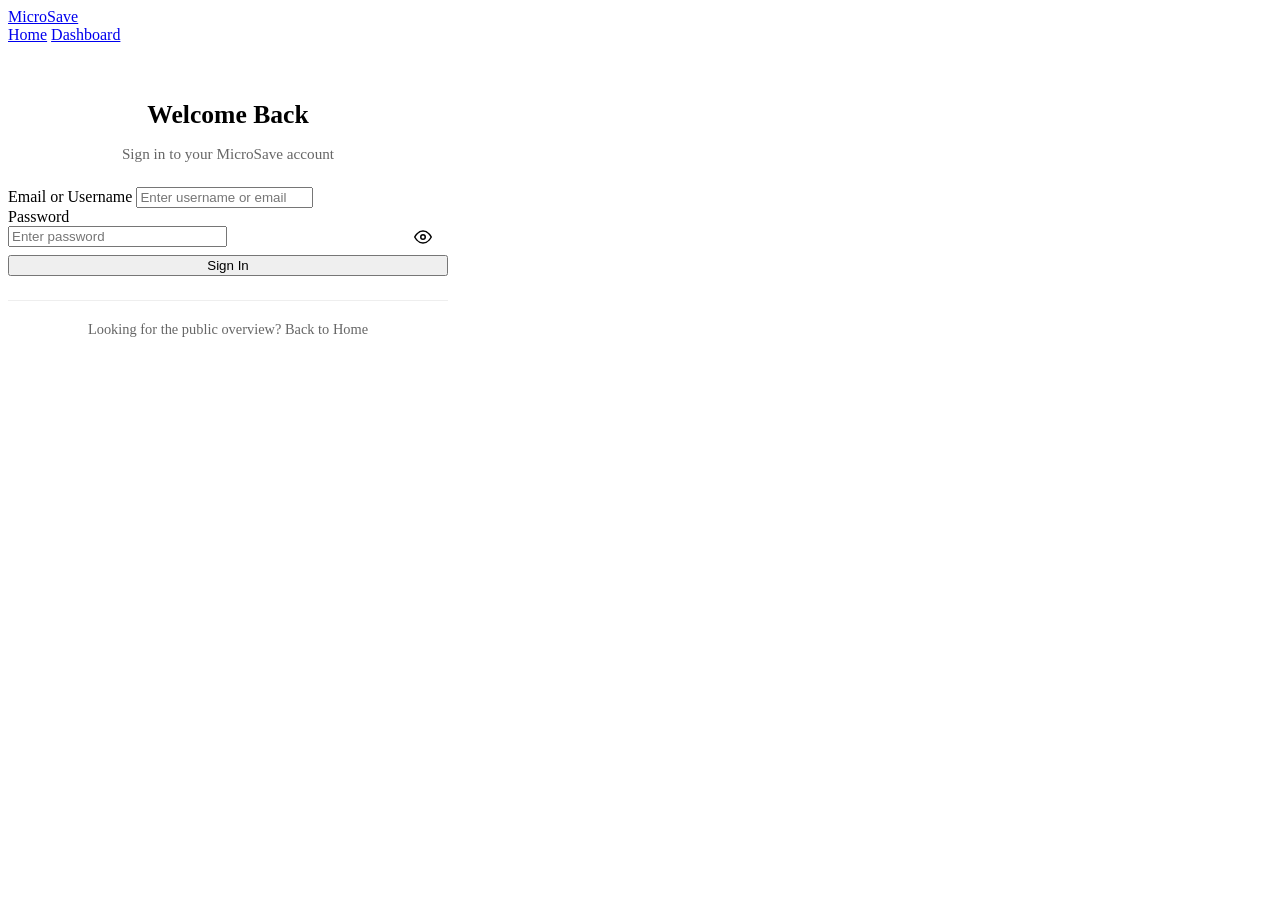
<file: src/main/resources/templates/login.html>
<!DOCTYPE html>
<html lang="en" xmlns:th="http://www.thymeleaf.org">
<head>
    <meta charset="UTF-8">
    <meta name="viewport" content="width=device-width, initial-scale=1.0">
    <title>MicroSave - Login</title>
    <link rel="stylesheet" th:href="@{/css/style.css}">
</head>
<body>
    <nav class="navbar">
        <a href="/" class="navbar-brand">MicroSave</a>
        <div class="navbar-menu">
            <a href="/">Home</a>
            <a href="/dashboard">Dashboard</a>
        </div>
    </nav>

    <div class="container">
        <div class="form-container" style="max-width: 440px; margin-top: 3.5rem;">
            <div style="text-align: center; margin-bottom: 1.5rem;">
                <h2 style="color: var(--primary-color); margin-bottom: 0.4rem; font-size: 1.6rem;">Welcome Back</h2>
                <p style="color: #666; font-size: 0.95rem;">Sign in to your MicroSave account</p>
            </div>

            <div id="alert-box" class="alert alert-danger" th:if="${error != null}" th:text="${error}" style="display: block;"></div>
            <div id="client-alert-box" class="alert" style="display: none;"></div>

            <form id="login-form" method="POST" th:action="@{/login}" novalidate>
                <div class="form-group">
                    <label for="username">Email or Username</label>
                    <input type="text" id="username" name="username" class="form-control" placeholder="Enter username or email" autocomplete="username" required>
                </div>

                <div class="form-group">
                    <label for="password">Password</label>
                    <div style="position: relative; display: flex; align-items: center;">
                        <input type="password" id="password" name="password" class="form-control" placeholder="Enter password" autocomplete="current-password" required style="padding-right: 2.75rem;">
                        <button type="button" id="toggle-password" aria-label="Toggle password visibility" title="Toggle password visibility" style="position: absolute; right: 0.75rem; background: none; border: none; cursor: pointer; color: var(--secondary-color); padding: 0.25rem; display: flex; align-items: center;">
                            <svg id="eye-icon" xmlns="http://www.w3.org/2000/svg" width="18" height="18" viewBox="0 0 24 24" fill="none" stroke="currentColor" stroke-width="2" stroke-linecap="round" stroke-linejoin="round">
                                <path d="M1 12s4-8 11-8 11 8 11 8-4 8-11 8-11-8-11-8z"></path>
                                <circle cx="12" cy="12" r="3"></circle>
                            </svg>
                        </button>
                    </div>
                </div>

                <button type="submit" id="login-btn" class="btn btn-primary" style="width: 100%; margin-top: 0.5rem;">Sign In</button>
            </form>

            <div style="text-align: center; margin-top: 1.5rem; font-size: 0.9rem; color: #666; border-top: 1px solid #eee; padding-top: 1.25rem;">
                <span>Looking for the public overview? </span>
                <a href="/" style="color: var(--accent-color); text-decoration: none; font-weight: 500;">Back to Home</a>
            </div>
        </div>
    </div>

    <script th:src="@{/js/app.js}"></script>
    <script>
        document.addEventListener('DOMContentLoaded', () => {
            const form = document.getElementById('login-form');
            const usernameInput = document.getElementById('username');
            const passwordInput = document.getElementById('password');
            const togglePasswordBtn = document.getElementById('toggle-password');
            const eyeIcon = document.getElementById('eye-icon');
            const alertBox = document.getElementById('client-alert-box');
            const serverAlert = document.getElementById('alert-box');
            const loginBtn = document.getElementById('login-btn');

            // Password visibility toggle
            if (togglePasswordBtn && passwordInput && eyeIcon) {
                togglePasswordBtn.addEventListener('click', () => {
                    const isPassword = passwordInput.getAttribute('type') === 'password';
                    passwordInput.setAttribute('type', isPassword ? 'text' : 'password');
                    
                    if (isPassword) {
                        eyeIcon.innerHTML = `
                            <path d="M17.94 17.94A10.07 10.07 0 0 1 12 20c-7 0-11-8-11-8a18.45 18.45 0 0 1 5.06-5.94M9.9 4.24A9.12 9.12 0 0 1 12 4c7 0 11 8 11 8a18.5 18.5 0 0 1-2.16 3.19m-6.72-1.07a3 3 0 1 1-4.24-4.24"></path>
                            <line x1="1" y1="1" x2="23" y2="23"></line>
                        `;
                    } else {
                        eyeIcon.innerHTML = `
                            <path d="M1 12s4-8 11-8 11 8 11 8-4 8-11 8-11-8-11-8z"></path>
                            <circle cx="12" cy="12" r="3"></circle>
                        `;
                    }
                });
            }

            function showAlert(type, message) {
                if (serverAlert) serverAlert.style.display = 'none';
                if (!alertBox) return;
                alertBox.className = `alert alert-${type}`;
                alertBox.textContent = message;
                alertBox.style.display = 'block';
            }

            function clearAlert() {
                if (alertBox) alertBox.style.display = 'none';
                if (serverAlert) serverAlert.style.display = 'none';
                usernameInput.style.borderColor = '#ccc';
                passwordInput.style.borderColor = '#ccc';
            }

            usernameInput.addEventListener('input', () => {
                usernameInput.style.borderColor = '#ccc';
            });

            passwordInput.addEventListener('input', () => {
                passwordInput.style.borderColor = '#ccc';
            });

            form.addEventListener('submit', (e) => {
                e.preventDefault();
                clearAlert();

                const username = usernameInput.value.trim();
                const password = passwordInput.value;

                if (!username) {
                    showAlert('danger', 'Please enter your email or username.');
                    usernameInput.style.borderColor = 'var(--danger-color)';
                    usernameInput.focus();
                    return;
                }

                if (!password) {
                    showAlert('danger', 'Please enter your password.');
                    passwordInput.style.borderColor = 'var(--danger-color)';
                    passwordInput.focus();
                    return;
                }

                if (password.length < 4) {
                    showAlert('danger', 'Password must be at least 4 characters long.');
                    passwordInput.style.borderColor = 'var(--danger-color)';
                    passwordInput.focus();
                    return;
                }

                // Show success feedback and redirect to existing dashboard
                showAlert('success', 'Login successful! Redirecting to dashboard...');
                loginBtn.disabled = true;
                loginBtn.textContent = 'Redirecting...';
                
                setTimeout(() => {
                    window.location.href = '/dashboard';
                }, 500);
            });
        });
    </script>
</body>
</html>
</file>
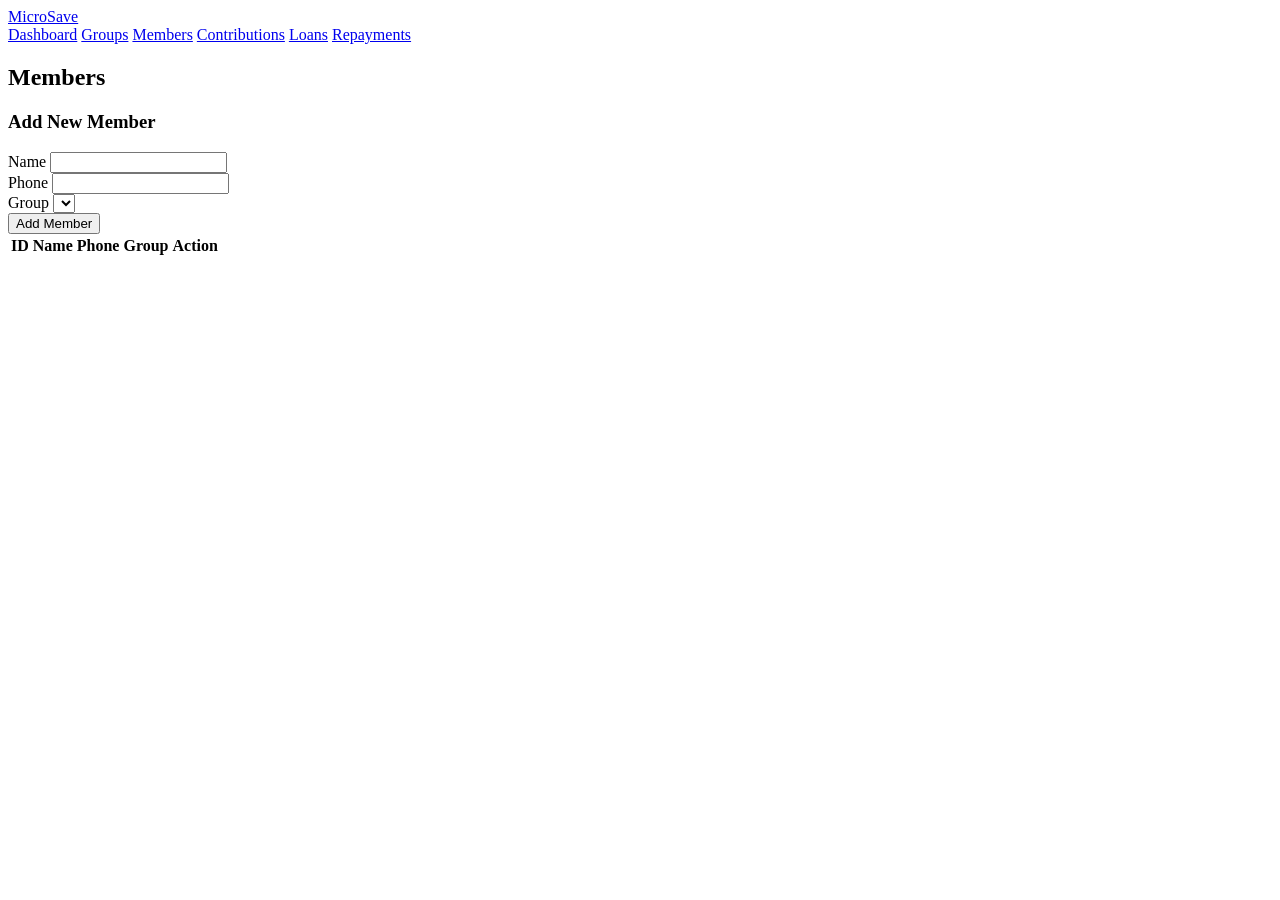
<file: src/main/resources/templates/members.html>
<!DOCTYPE html>
<html lang="en" xmlns:th="http://www.thymeleaf.org">
<head>
    <meta charset="UTF-8">
    <meta name="viewport" content="width=device-width, initial-scale=1.0">
    <title>MicroSave - Members</title>
    <link rel="stylesheet" th:href="@{/css/style.css}">
</head>
<body>
    <nav class="navbar">
        <a href="/dashboard" class="navbar-brand">MicroSave</a>
        <div class="navbar-menu">
            <a href="/dashboard">Dashboard</a>
            <a href="/groups">Groups</a>
            <a href="/members">Members</a>
            <a href="/contributions">Contributions</a>
            <a href="/loans">Loans</a>
            <a href="/repayments">Repayments</a>
        </div>
    </nav>

    <div class="container">
        <div class="section-header">
            <h2>Members</h2>
        </div>

        <div id="alert-box"></div>

        <div class="form-container">
            <h3>Add New Member</h3>
            <form id="member-form" class="mt-1">
                <div class="form-group">
                    <label for="name">Name</label>
                    <input type="text" id="name" name="name" class="form-control" required>
                </div>
                <div class="form-group">
                    <label for="phone">Phone</label>
                    <input type="text" id="phone" name="phone" class="form-control">
                </div>
                <div class="form-group">
                    <label for="groupId">Group</label>
                    <select id="groupId" name="groupId" class="form-control" required>
                        <!-- Loaded via JS -->
                    </select>
                </div>
                <button type="submit" class="btn btn-primary">Add Member</button>
            </form>
        </div>

        <div class="table-container">
            <table>
                <thead>
                    <tr>
                        <th>ID</th>
                        <th>Name</th>
                        <th>Phone</th>
                        <th>Group</th>
                        <th>Action</th>
                    </tr>
                </thead>
                <tbody id="members-table-body">
                    <!-- Populated by JS -->
                </tbody>
            </table>
        </div>
        
        <div id="balance-details" class="card mt-2" style="display:none;">
            <h3>Member Balance Details</h3>
            <p><strong>Total Savings:</strong> <span id="member-savings"></span></p>
            <p><strong>Outstanding Loan:</strong> <span id="member-loan"></span></p>
        </div>
    </div>

    <script th:src="@{/js/app.js}"></script>
    <script>
        document.addEventListener('DOMContentLoaded', () => {
            loadGroupsDropdown('groupId');
            loadMembers();
            setupFormSubmit('member-form', '/api/members', 'Member added successfully!', loadMembers);
        });

        async function loadMembers() {
            try {
                const members = await apiCall('/api/members');
                const tbody = document.getElementById('members-table-body');
                tbody.innerHTML = '';
                
                members.forEach(member => {
                    const tr = document.createElement('tr');
                    tr.innerHTML = `
                        <td>${member.memberId}</td>
                        <td>${member.name}</td>
                        <td>${member.phone || '-'}</td>
                        <td>${member.group.groupName}</td>
                        <td><button class="btn btn-sm btn-success" onclick="viewBalance(${member.memberId})">View Balance</button></td>
                    `;
                    tbody.appendChild(tr);
                });
            } catch (error) {
                console.error(error);
            }
        }
        
        async function viewBalance(memberId) {
            try {
                const bal = await apiCall(`/api/members/${memberId}/balance`);
                document.getElementById('member-savings').textContent = formatCurrency(bal.totalSavings);
                document.getElementById('member-loan').textContent = formatCurrency(bal.outstandingLoan);
                document.getElementById('balance-details').style.display = 'block';
            } catch(e) {
                showMessage('danger', e.message);
            }
        }
    </script>
</body>
</html>
</file>
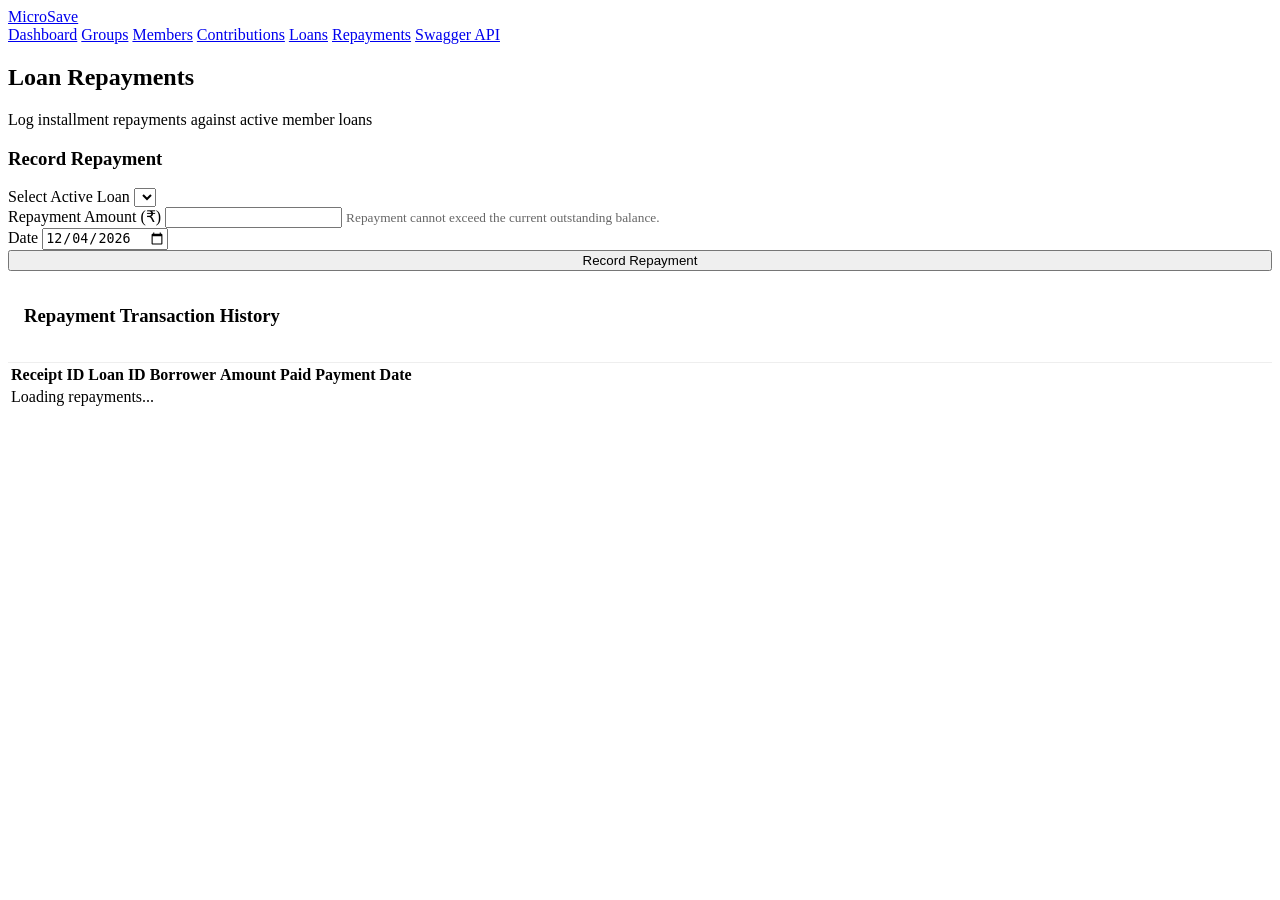
<file: src/main/resources/templates/repayments.html>
<!DOCTYPE html>
<html lang="en" xmlns:th="http://www.thymeleaf.org">
<head>
    <meta charset="UTF-8">
    <meta name="viewport" content="width=device-width, initial-scale=1.0">
    <title>MicroSave - Repayments</title>
    <link rel="stylesheet" th:href="@{/css/style.css}">
    <style>
        .info-panel {
            background-color: #f8f9fa;
            border: 1px solid #e2e8f0;
            border-radius: var(--border-radius);
            padding: 1.2rem;
            margin-top: 1rem;
            margin-bottom: 1.2rem;
        }
        .info-row {
            display: flex;
            justify-content: space-between;
            margin-bottom: 0.6rem;
            font-size: 0.95rem;
        }
        .info-row:last-child {
            margin-bottom: 0;
        }
        .outstanding-highlight {
            color: var(--danger-color);
            font-size: 1.3rem;
            font-weight: bold;
        }
    </style>
</head>
<body>
    <nav class="navbar">
        <a href="/" class="navbar-brand">MicroSave</a>
        <div class="navbar-menu">
            <a href="/dashboard">Dashboard</a>
            <a href="/groups">Groups</a>
            <a href="/members">Members</a>
            <a href="/contributions">Contributions</a>
            <a href="/loans">Loans</a>
            <a href="/repayments">Repayments</a>
            <a href="/swagger-ui/index.html" target="_blank">Swagger API</a>
        </div>
    </nav>

    <div class="container">
        <div class="section-header">
            <div>
                <h2>Loan Repayments</h2>
                <p>Log installment repayments against active member loans</p>
            </div>
        </div>

        <div id="alert-box"></div>

        <div class="form-container">
            <h3>Record Repayment</h3>
            <form id="repayment-form" class="mt-1">
                <div class="form-group">
                    <label for="loanId">Select Active Loan</label>
                    <select id="loanId" name="loanId" class="form-control" required onchange="onLoanSelected()">
                        <!-- Loaded via JS -->
                    </select>
                </div>

                <!-- Live Loan & Outstanding Info Panel -->
                <div id="loan-info-panel" class="info-panel" style="display:none;">
                    <div class="info-row">
                        <span>Borrower:</span>
                        <strong id="display-borrower-name">-</strong>
                    </div>
                    <div class="info-row">
                        <span>Original Loan Amount:</span>
                        <strong id="display-original-amount">₹0.00</strong>
                    </div>
                    <div class="info-row">
                        <span>Total Repaid So Far:</span>
                        <strong id="display-repaid-amount">₹0.00</strong>
                    </div>
                    <div class="info-row" style="border-top: 1px dashed #ccc; padding-top: 0.5rem; margin-top: 0.5rem;">
                        <span>Current Outstanding Amount:</span>
                        <span id="display-outstanding-amount" class="outstanding-highlight">₹0.00</span>
                    </div>
                </div>

                <div class="form-group">
                    <label for="amount">Repayment Amount (₹)</label>
                    <input type="number" id="amount" name="amount" min="0.01" step="0.01" class="form-control" required>
                    <small style="color: #666;">Repayment cannot exceed the current outstanding balance.</small>
                </div>

                <div class="form-group">
                    <label for="repaymentDate">Date</label>
                    <input type="date" id="repaymentDate" name="repaymentDate" class="form-control" required>
                </div>

                <button type="submit" class="btn btn-primary" style="width: 100%;">Record Repayment</button>
            </form>
        </div>

        <div class="table-container">
            <div style="padding: 1rem; border-bottom: 1px solid #eee;">
                <h3>Repayment Transaction History</h3>
            </div>
            <table>
                <thead>
                    <tr>
                        <th>Receipt ID</th>
                        <th>Loan ID</th>
                        <th>Borrower</th>
                        <th>Amount Paid</th>
                        <th>Payment Date</th>
                    </tr>
                </thead>
                <tbody id="repayments-table-body">
                    <tr><td colspan="5" class="text-center">Loading repayments...</td></tr>
                </tbody>
            </table>
        </div>
    </div>

    <script th:src="@{/js/app.js}"></script>
    <script>
        let loansData = [];
        let currentOutstanding = 0;

        document.addEventListener('DOMContentLoaded', async () => {
            document.getElementById('repaymentDate').valueAsDate = new Date();
            await loadActiveLoans();
            await loadRepayments();
            
            const form = document.getElementById('repayment-form');
            form.addEventListener('submit', async (e) => {
                e.preventDefault();
                
                const formData = new FormData(form);
                const data = Object.fromEntries(formData.entries());
                
                try {
                    await apiCall('/api/repayments', {
                        method: 'POST',
                        headers: {
                            'Content-Type': 'application/json'
                        },
                        body: JSON.stringify(data)
                    });
                    
                    const repaidVal = parseFloat(data.amount);
                    if (repaidVal >= currentOutstanding) {
                        showMessage('success', 'Repayment recorded! Loan is now fully settled and status changed to PAID.');
                    } else {
                        showMessage('success', 'Repayment of ' + formatCurrency(data.amount) + ' recorded successfully!');
                    }

                    form.reset();
                    document.getElementById('repaymentDate').valueAsDate = new Date();
                    document.getElementById('loan-info-panel').style.display = 'none';

                    await loadActiveLoans();
                    await loadRepayments();
                } catch (error) {
                    showMessage('danger', error.message);
                }
            });
        });

        async function loadActiveLoans() {
            try {
                loansData = await apiCall('/api/loans');
                const activeLoans = loansData.filter(l => l.status === 'ACTIVE');
                const select = document.getElementById('loanId');
                select.innerHTML = '<option value="">-- Select Active Loan --</option>';

                activeLoans.forEach(l => {
                    select.innerHTML += `<option value="${l.loanId}">Loan #${l.loanId} - ${l.member.name} (Disbursed: ${formatCurrency(l.amount)})</option>`;
                });
            } catch (e) {
                console.error(e);
            }
        }

        async function onLoanSelected() {
            const loanId = document.getElementById('loanId').value;
            const panel = document.getElementById('loan-info-panel');
            if (!loanId) {
                panel.style.display = 'none';
                currentOutstanding = 0;
                return;
            }

            try {
                const loan = loansData.find(l => l.loanId == loanId);
                const repayments = await apiCall(`/api/repayments/loan/${loanId}`);
                const totalRepaid = repayments.reduce((sum, r) => sum + parseFloat(r.amount), 0);
                const outstanding = parseFloat(loan.amount) - totalRepaid;

                currentOutstanding = outstanding;
                document.getElementById('display-borrower-name').textContent = loan.member.name;
                document.getElementById('display-original-amount').textContent = formatCurrency(loan.amount);
                document.getElementById('display-repaid-amount').textContent = formatCurrency(totalRepaid);
                document.getElementById('display-outstanding-amount').textContent = formatCurrency(outstanding);
                document.getElementById('amount').max = outstanding;
                document.getElementById('amount').placeholder = `Max ${outstanding}`;

                panel.style.display = 'block';
            } catch (e) {
                console.error(e);
            }
        }

        async function loadRepayments() {
            try {
                const repayments = await apiCall('/api/repayments');
                const tbody = document.getElementById('repayments-table-body');
                tbody.innerHTML = '';

                if (repayments.length === 0) {
                    tbody.innerHTML = '<tr><td colspan="5" class="text-center" style="color:#888;">No repayments recorded yet.</td></tr>';
                    return;
                }

                repayments.slice().reverse().forEach(r => {
                    const tr = document.createElement('tr');
                    tr.innerHTML = `
                        <td>#${r.repaymentId}</td>
                        <td>Loan #${r.loan.loanId}</td>
                        <td><strong>${r.loan.member.name}</strong></td>
                        <td>${formatCurrency(r.amount)}</td>
                        <td>${formatDate(r.repaymentDate)}</td>
                    `;
                    tbody.appendChild(tr);
                });
            } catch (error) {
                console.error(error);
            }
        }
    </script>
</body>
</html>
</file>
